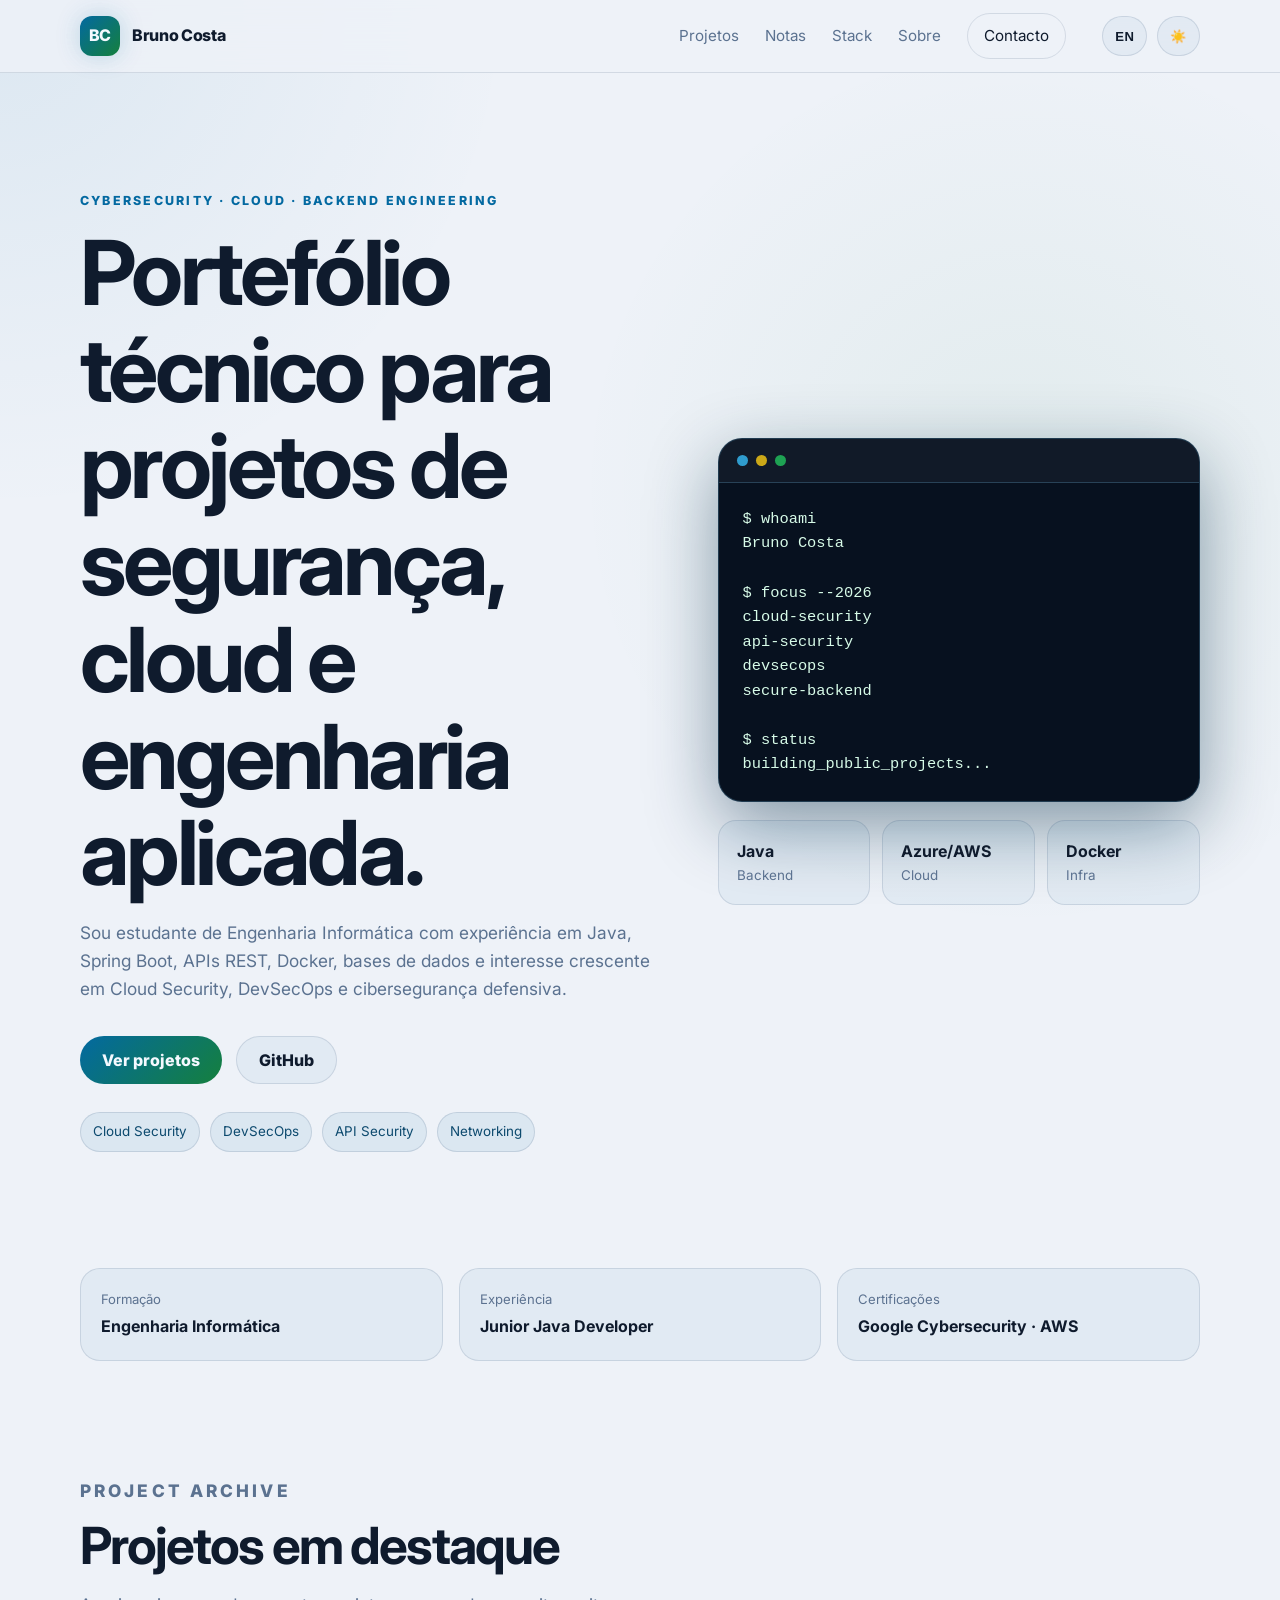
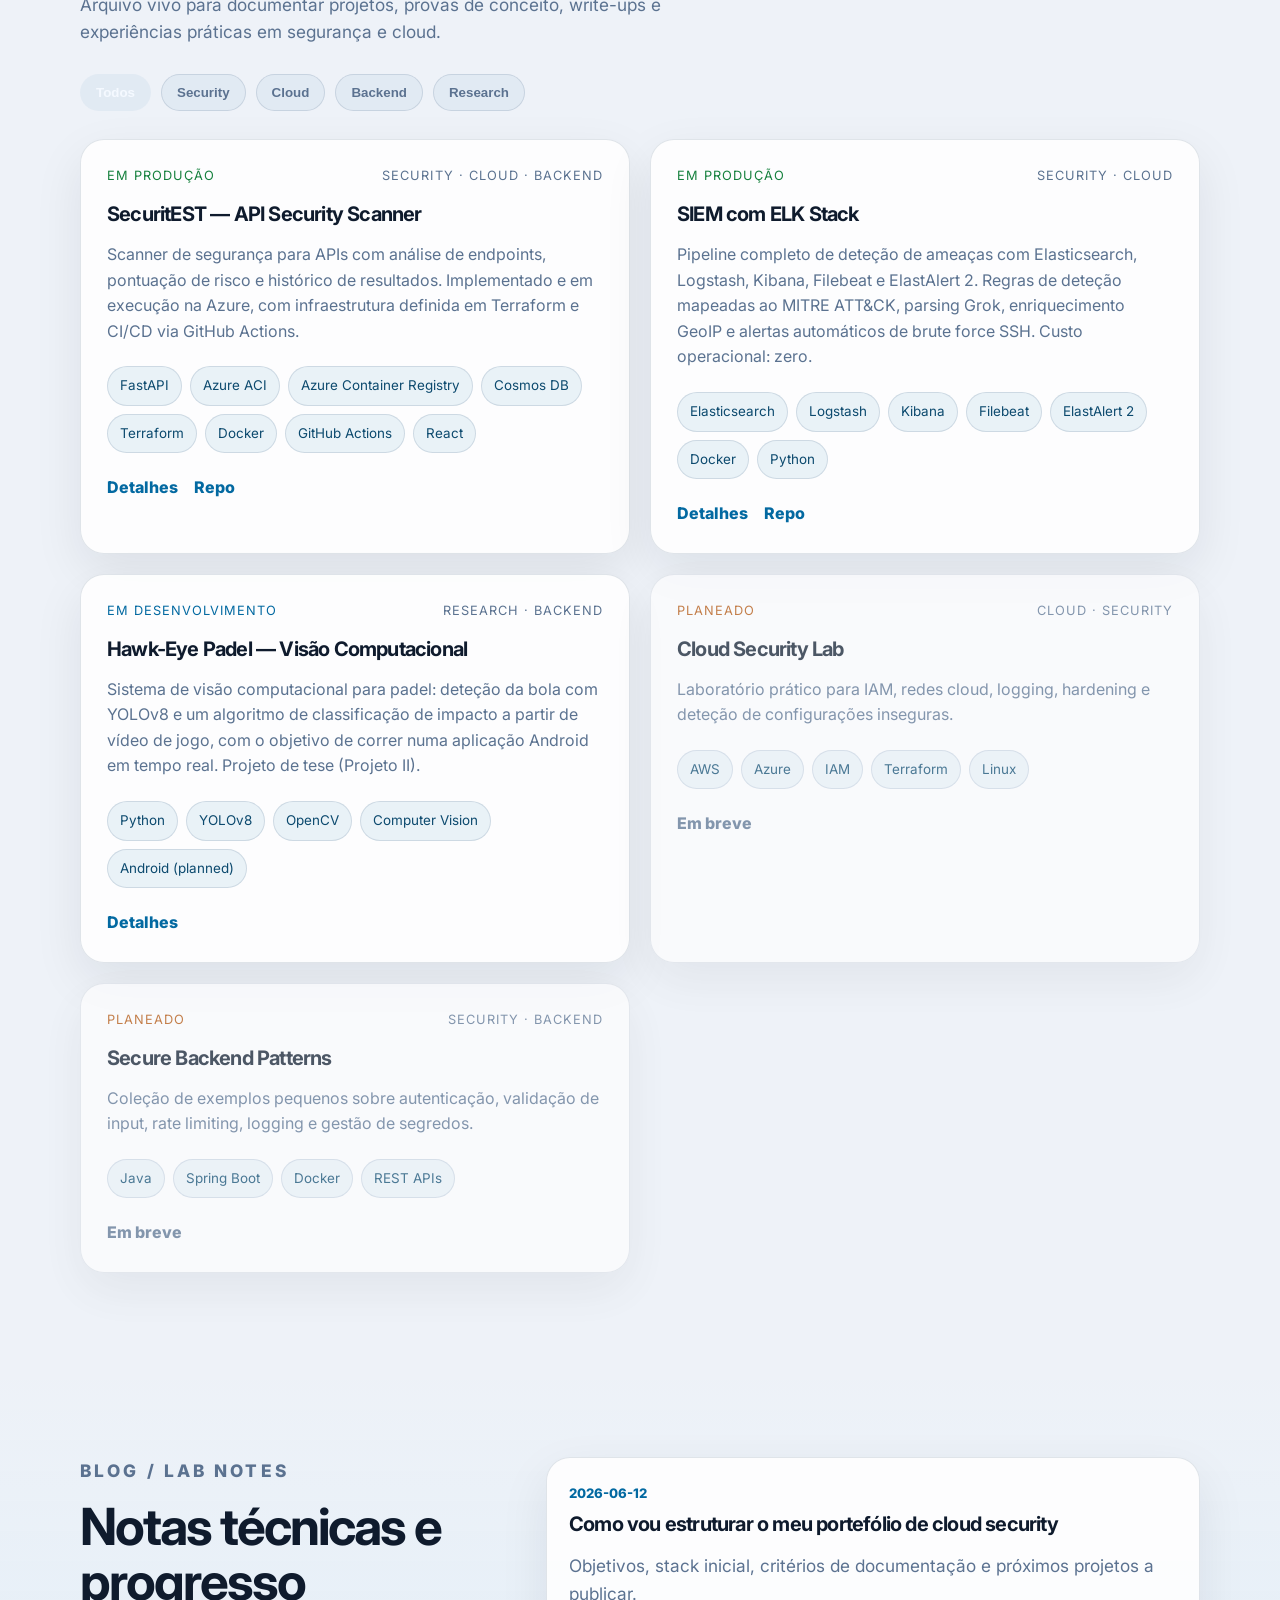
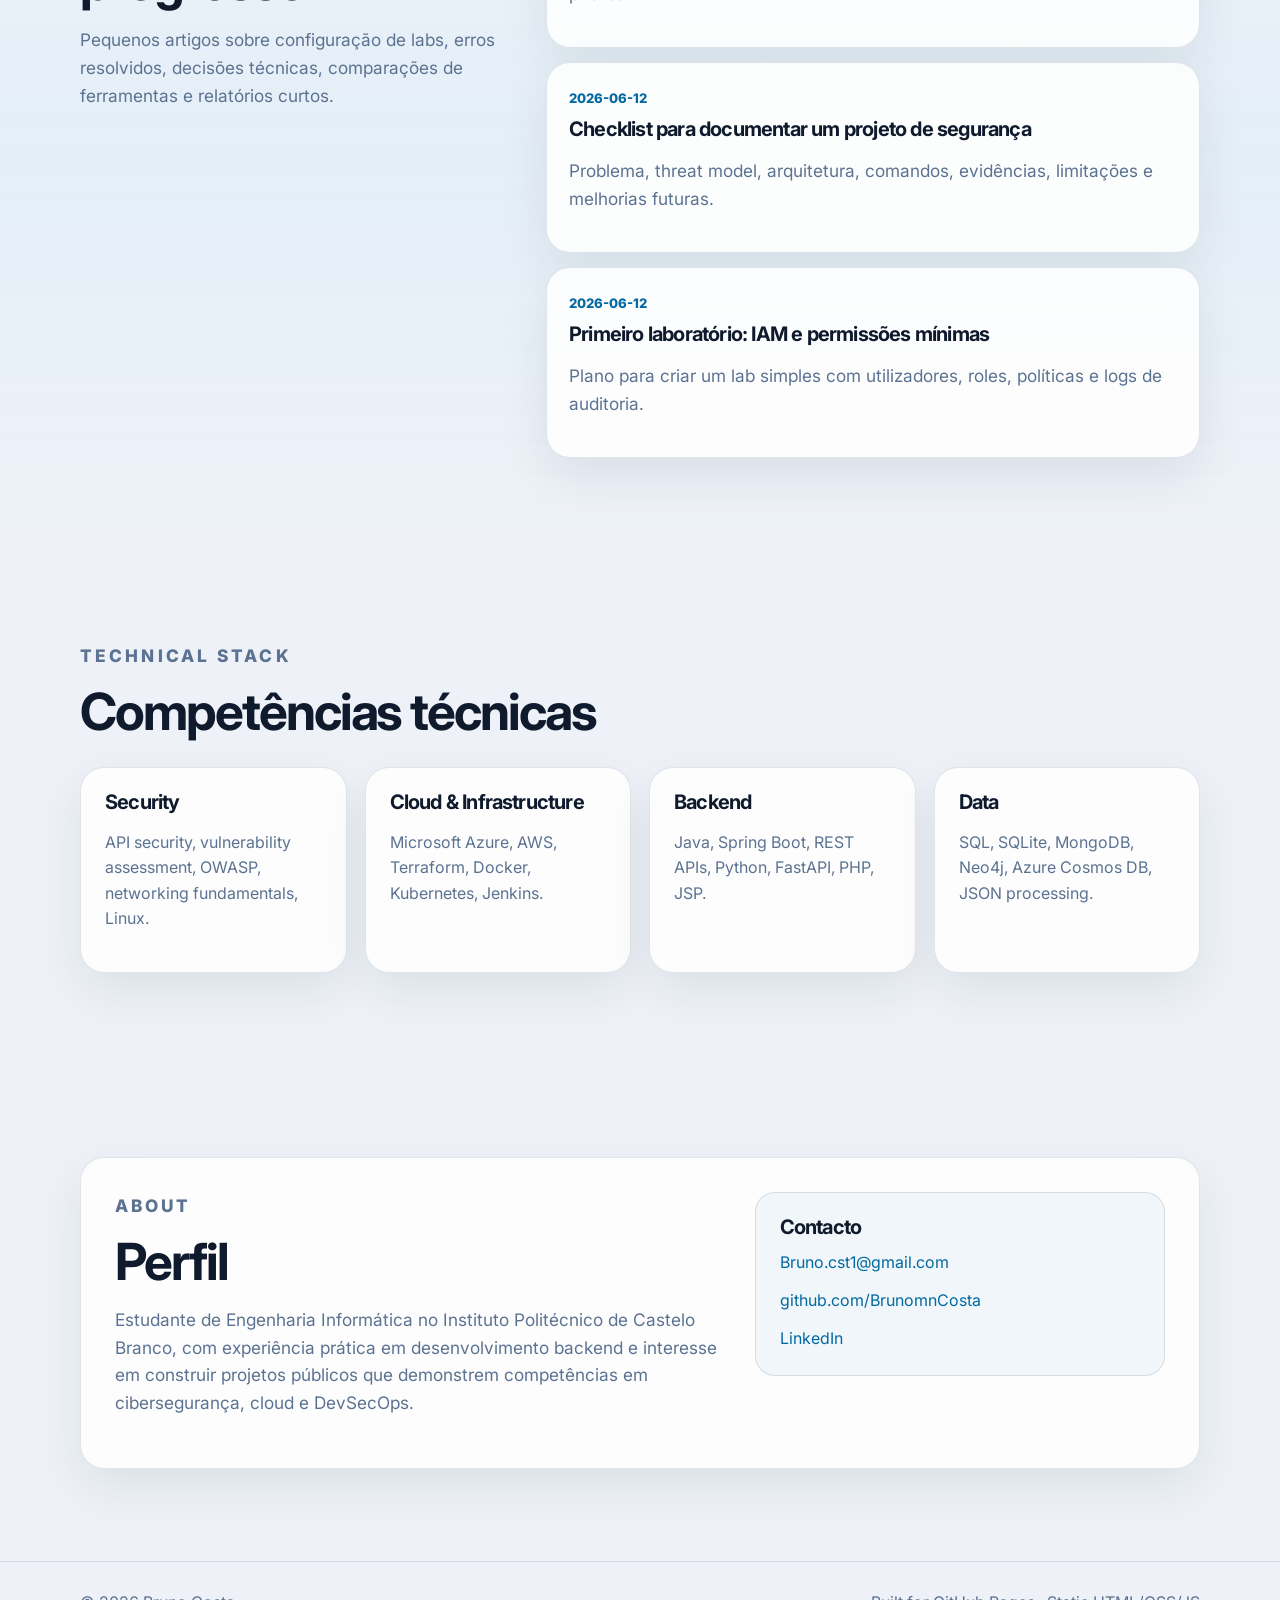
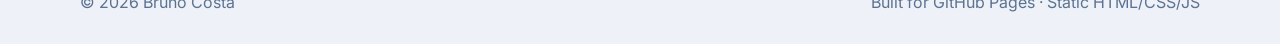
<file: index.html>
<!DOCTYPE html>
<html lang="pt-PT">
<head>
  <meta charset="UTF-8" />
  <meta name="viewport" content="width=device-width, initial-scale=1.0" />
  <meta name="description" content="Portefólio de Bruno Costa — projetos em cibersegurança, cloud security, backend e engenharia informática." />
  <meta name="theme-color" content="#07111f" />
  <title>Bruno Costa — Cybersecurity & Cloud Projects</title>
  <link rel="preconnect" href="https://fonts.googleapis.com">
  <link rel="preconnect" href="https://fonts.gstatic.com" crossorigin>
  <link href="https://fonts.googleapis.com/css2?family=Inter:wght@400;500;600;700;800&display=swap" rel="stylesheet">
  <script src="translations.js"></script>
  <script src="app.js"></script>
  <link rel="stylesheet" href="styles.css" />
</head>
<body>
  <div class="noise" aria-hidden="true"></div>
  <header class="site-header">
    <nav class="nav container" aria-label="Navegação principal" data-i18n-aria="nav_aria">
      <a class="brand" href="#top" aria-label="Início" data-i18n-aria="brand_aria">
        <span class="brand-mark">BC</span>
        <span>Bruno Costa</span>
      </a>
      <button class="nav-toggle" type="button" aria-label="Abrir menu" data-i18n-aria="nav_open" aria-expanded="false">☰</button>
      <div class="nav-links" id="navLinks">
        <a href="#projects" data-i18n="nav_projects">Projetos</a>
        <a href="#lab-notes" data-i18n="nav_notes">Notas</a>
        <a href="#skills" data-i18n="nav_skills">Stack</a>
        <a href="#about" data-i18n="nav_about">Sobre</a>
        <a class="nav-cta" href="mailto:Bruno.cst1@gmail.com" data-i18n="nav_contact">Contacto</a>
        <div class="nav-controls">
          <button class="icon-toggle" id="langToggle" type="button" data-i18n-aria="lang_toggle_label" aria-label="Mudar para inglês">
            <span class="lang-code">EN</span>
          </button>
          <button class="icon-toggle" id="themeToggle" type="button" data-i18n-aria="theme_toggle_label" aria-label="Alternar tema claro/escuro">
            <span class="moon">🌙</span><span class="sun">☀️</span>
          </button>
        </div>
      </div>
    </nav>
  </header>

  <main id="top">
    <section class="hero section">
      <div class="container hero-grid">
        <div class="hero-copy">
          <p class="eyebrow" data-i18n="hero_eyebrow">Cybersecurity · Cloud · Backend Engineering</p>
          <h1 data-i18n="hero_title">Portefólio técnico para projetos de segurança, cloud e engenharia aplicada.</h1>
          <p class="hero-text" data-i18n="hero_text">Sou estudante de Engenharia Informática com experiência em Java, Spring Boot, APIs REST, Docker, bases de dados e interesse crescente em Cloud Security, DevSecOps e cibersegurança defensiva.</p>
          <div class="hero-actions">
            <a class="btn primary" href="#projects" data-i18n="hero_cta_projects">Ver projetos</a>
            <a class="btn secondary" href="https://github.com/BrunomnCosta" target="_blank" rel="noreferrer" data-i18n="hero_cta_github">GitHub</a>
          </div>
          <div class="signal-row" aria-label="Áreas de foco">
            <span>Cloud Security</span>
            <span>DevSecOps</span>
            <span>API Security</span>
            <span>Networking</span>
          </div>
        </div>
        <aside class="hero-panel" aria-label="Resumo técnico">
          <div class="terminal-card">
            <div class="terminal-top"><span></span><span></span><span></span></div>
            <pre><code>$ whoami
Bruno Costa

$ focus --2026
cloud-security
api-security
devsecops
secure-backend

$ status
building_public_projects...</code></pre>
          </div>
          <div class="metrics">
            <div><strong>Java</strong><span>Backend</span></div>
            <div><strong>Azure/AWS</strong><span>Cloud</span></div>
            <div><strong>Docker</strong><span>Infra</span></div>
          </div>
        </aside>
      </div>
    </section>

    <section class="section trust-strip">
      <div class="container strip-grid">
        <div><span class="strip-label" data-i18n="strip_education_label">Formação</span><strong data-i18n="strip_education_value">Engenharia Informática</strong></div>
        <div><span class="strip-label" data-i18n="strip_experience_label">Experiência</span><strong data-i18n="strip_experience_value">Junior Java Developer</strong></div>
        <div><span class="strip-label" data-i18n="strip_certs_label">Certificações</span><strong data-i18n="strip_certs_value">Google Cybersecurity · AWS</strong></div>
      </div>
    </section>

    <section class="section" id="projects">
      <div class="container section-heading">
        <p class="eyebrow" data-i18n="projects_eyebrow">Project archive</p>
        <h2 data-i18n="projects_title">Projetos em destaque</h2>
        <p data-i18n="projects_intro">Arquivo vivo para documentar projetos, provas de conceito, write-ups e experiências práticas em segurança e cloud.</p>
      </div>
      <div class="container filters" role="list" aria-label="Filtros de projetos">
        <button class="filter active" data-filter="all" data-i18n="filter_all">Todos</button>
        <button class="filter" data-filter="security" data-i18n="filter_security">Security</button>
        <button class="filter" data-filter="cloud" data-i18n="filter_cloud">Cloud</button>
        <button class="filter" data-filter="backend" data-i18n="filter_backend">Backend</button>
        <button class="filter" data-filter="research" data-i18n="filter_research">Research</button>
      </div>
      <div class="container project-grid" id="projectGrid"></div>
    </section>

    <section class="section split-section" id="lab-notes">
      <div class="container split-grid">
        <div>
          <p class="eyebrow" data-i18n="notes_eyebrow">Blog / lab notes</p>
          <h2 data-i18n="notes_title">Notas técnicas e progresso</h2>
          <p data-i18n="notes_intro">Usa esta zona para publicar pequenos artigos: configuração de labs, erros resolvidos, decisões técnicas, comparações de ferramentas e relatórios curtos.</p>
        </div>
        <div class="note-list" id="noteList"></div>
      </div>
    </section>

    <section class="section" id="skills">
      <div class="container section-heading">
        <p class="eyebrow" data-i18n="skills_eyebrow">Technical stack</p>
        <h2 data-i18n="skills_title">Competências técnicas</h2>
      </div>
      <div class="container skills-grid">
        <article class="skill-card"><h3>Security</h3><p data-i18n="skill_security_text">API security, vulnerability assessment, OWASP, networking fundamentals, Linux.</p></article>
        <article class="skill-card"><h3>Cloud &amp; Infrastructure</h3><p data-i18n="skill_cloud_text">Microsoft Azure, AWS, Terraform, Docker, Kubernetes, Jenkins.</p></article>
        <article class="skill-card"><h3>Backend</h3><p data-i18n="skill_backend_text">Java, Spring Boot, REST APIs, Python, FastAPI, PHP, JSP.</p></article>
        <article class="skill-card"><h3>Data</h3><p data-i18n="skill_data_text">SQL, SQLite, MongoDB, Neo4j, Azure Cosmos DB, JSON processing.</p></article>
      </div>
    </section>

    <section class="section about" id="about">
      <div class="container about-card">
        <div>
          <p class="eyebrow" data-i18n="about_eyebrow">About</p>
          <h2 data-i18n="about_title">Perfil</h2>
          <p data-i18n="about_text">Estudante de Engenharia Informática no Instituto Politécnico de Castelo Branco, com experiência prática em desenvolvimento backend e interesse em construir projetos públicos que demonstrem competências em cibersegurança, cloud e DevSecOps.</p>
        </div>
        <div class="contact-card">
          <h3 data-i18n="contact_title">Contacto</h3>
          <a href="mailto:Bruno.cst1@gmail.com">Bruno.cst1@gmail.com</a>
          <a href="https://github.com/BrunomnCosta" target="_blank" rel="noreferrer">github.com/BrunomnCosta</a>
          <a id="linkedinLink" href="#" target="_blank" rel="noreferrer">LinkedIn</a>
        </div>
      </div>
    </section>
  </main>

  <footer class="footer">
    <div class="container footer-inner">
      <span>© <span id="year"></span> Bruno Costa</span>
      <span data-i18n="footer_built">Built for GitHub Pages · Static HTML/CSS/JS</span>
    </div>
  </footer>

  <script src="data.js"></script>
  <script src="script.js"></script>
</body>
</html>
</file>
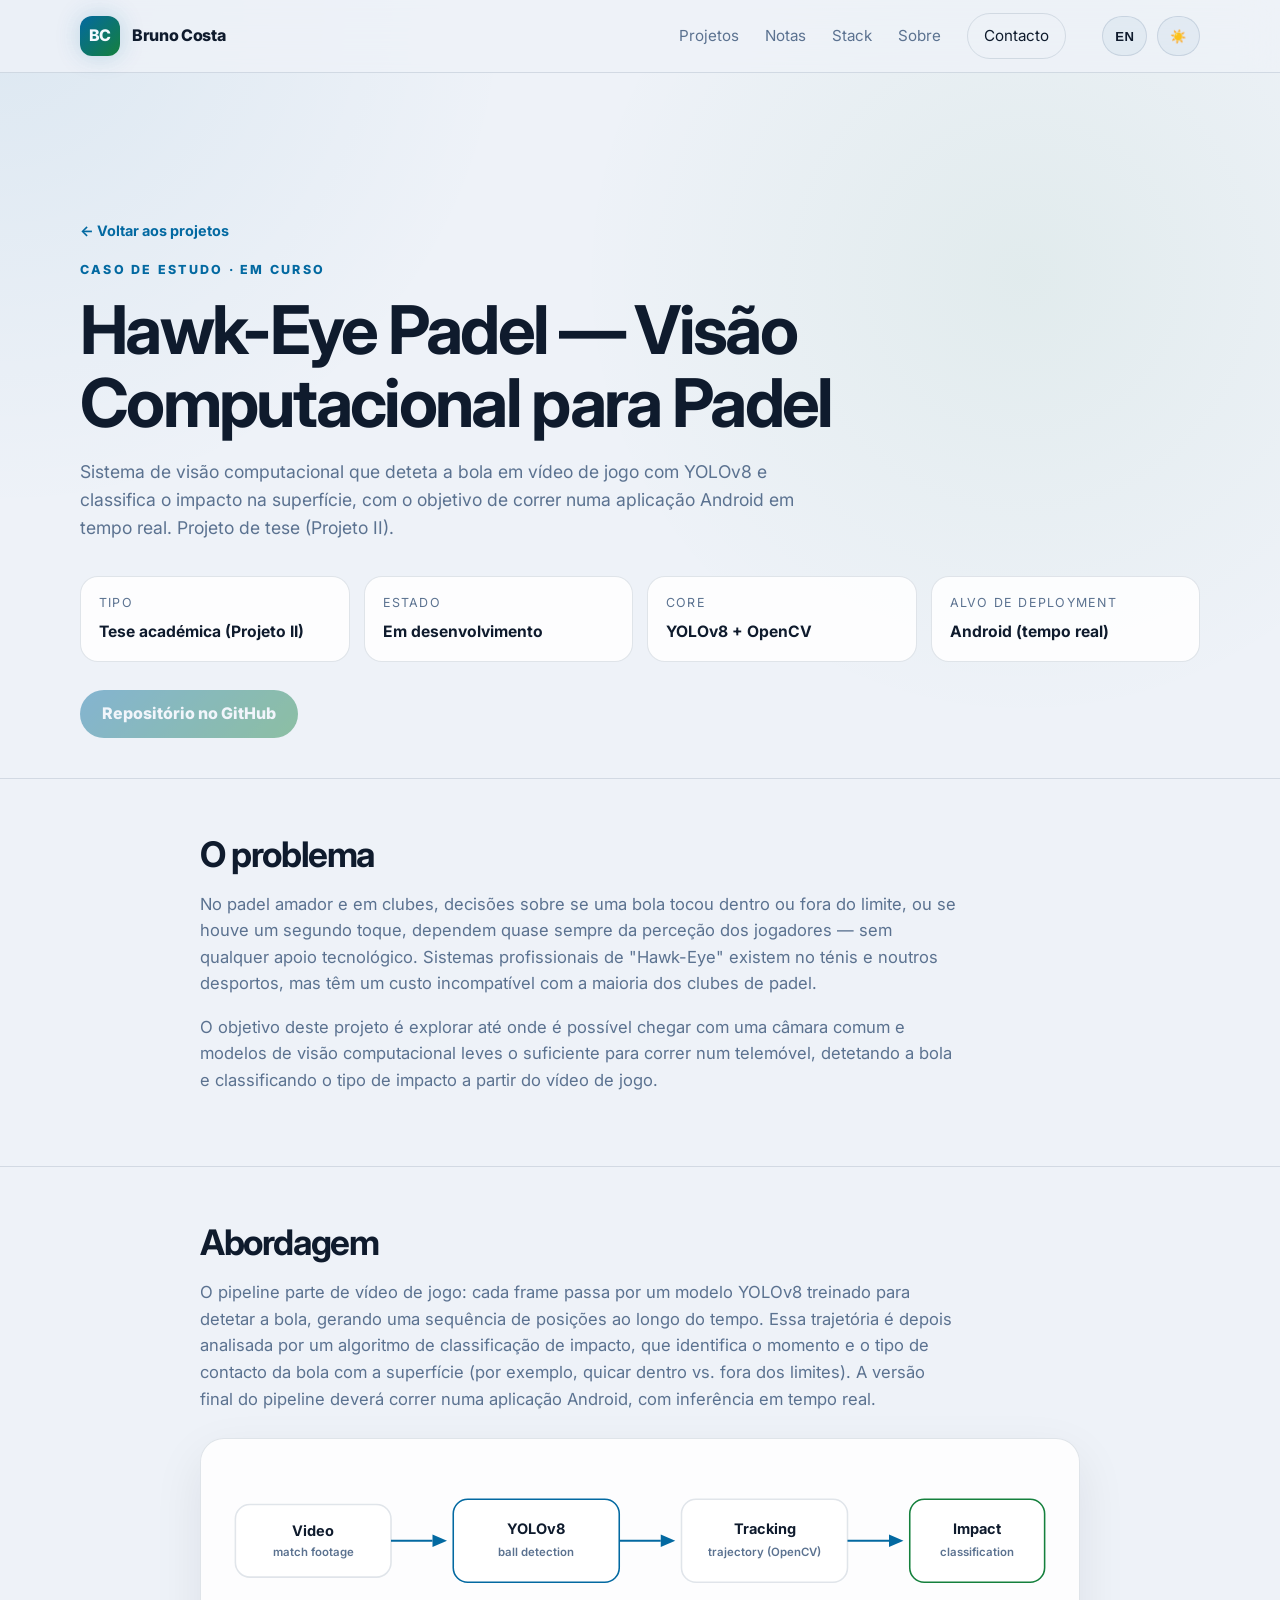
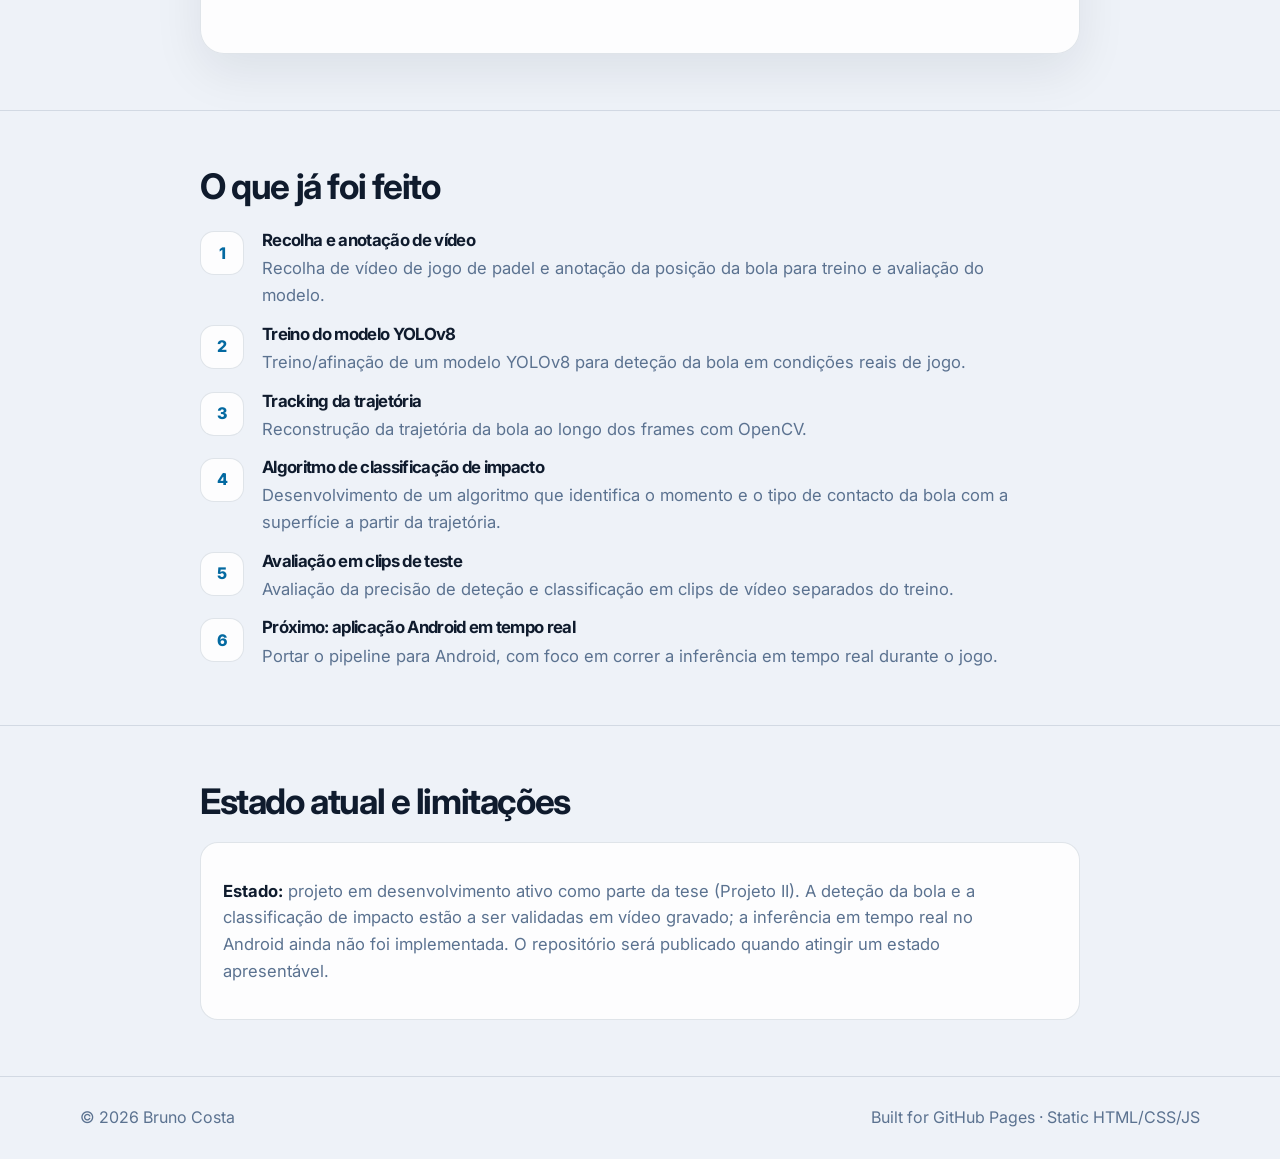
<file: projects/hawkeye-padel.html>
<!DOCTYPE html>
<html lang="pt-PT" data-theme="dark" data-lang="pt">
<head>
  <meta charset="utf-8" />
  <meta name="viewport" content="width=device-width, initial-scale=1" />
  <title>Hawk-Eye Padel — Bruno Costa</title>
  <meta name="theme-color" content="#07111f" />
  <link href="https://fonts.googleapis.com/css2?family=Inter:wght@400;500;600;700;800&display=swap" rel="stylesheet">
  <script src="../translations.js"></script>
  <script src="../app.js"></script>
  <link rel="stylesheet" href="../styles.css" />
</head>
<body>
  <div class="noise"></div>

  <header class="site-header">
    <nav class="nav container" aria-label="Navegação principal" data-i18n-aria="nav_aria">
      <a class="brand" href="../index.html" aria-label="Início" data-i18n-aria="brand_aria">
        <span class="brand-mark">BC</span>
        <span>Bruno Costa</span>
      </a>
      <button class="nav-toggle" type="button" aria-label="Abrir menu" data-i18n-aria="nav_open" aria-expanded="false">☰</button>
      <div class="nav-links" id="navLinks">
        <a href="../index.html#projects" data-i18n="nav_projects">Projetos</a>
        <a href="../index.html#lab-notes" data-i18n="nav_notes">Notas</a>
        <a href="../index.html#skills" data-i18n="nav_skills">Stack</a>
        <a href="../index.html#about" data-i18n="nav_about">Sobre</a>
        <a class="nav-cta" href="mailto:Bruno.cst1@gmail.com" data-i18n="nav_contact">Contacto</a>
        <div class="nav-controls">
          <button class="icon-toggle" id="langToggle" type="button" data-i18n-aria="lang_toggle_label" aria-label="Mudar para inglês">
            <span class="lang-code">EN</span>
          </button>
          <button class="icon-toggle" id="themeToggle" type="button" data-i18n-aria="theme_toggle_label" aria-label="Alternar tema claro/escuro">
            <span class="moon">🌙</span><span class="sun">☀️</span>
          </button>
        </div>
      </div>
    </nav>
  </header>

  <main>
    <section class="case-hero container">
      <p class="breadcrumb"><a href="../index.html#projects" data-i18n="back_to_projects">← Voltar aos projetos</a></p>

      <p class="case-tagline" data-lang-block="pt">Caso de estudo · Em curso</p>
      <p class="case-tagline" data-lang-block="en">Case study · In progress</p>

      <h1 data-lang-block="pt">Hawk-Eye Padel — Visão Computacional para Padel</h1>
      <h1 data-lang-block="en">Hawk-Eye Padel — Computer Vision for Padel</h1>

      <p class="case-lede" data-lang-block="pt">Sistema de visão computacional que deteta a bola em vídeo de jogo com YOLOv8 e classifica o impacto na superfície, com o objetivo de correr numa aplicação Android em tempo real. Projeto de tese (Projeto II).</p>
      <p class="case-lede" data-lang-block="en">A computer-vision system that detects the ball in match footage with YOLOv8 and classifies its impact on the court surface, aimed at running in a real-time Android app. Final-year thesis project (Projeto II).</p>

      <div class="case-meta-grid">
        <div>
          <span data-lang-block="pt">Tipo</span><span data-lang-block="en">Type</span>
          <strong data-lang-block="pt">Tese académica (Projeto II)</strong><strong data-lang-block="en">Academic thesis (Projeto II)</strong>
        </div>
        <div>
          <span data-lang-block="pt">Estado</span><span data-lang-block="en">Status</span>
          <strong data-lang-block="pt">Em desenvolvimento</strong><strong data-lang-block="en">In progress</strong>
        </div>
        <div>
          <span data-lang-block="pt">Core</span><span data-lang-block="en">Core</span>
          <strong>YOLOv8 + OpenCV</strong>
        </div>
        <div>
          <span data-lang-block="pt">Alvo de deployment</span><span data-lang-block="en">Deployment target</span>
          <strong data-lang-block="pt">Android (tempo real)</strong><strong data-lang-block="en">Android (real time)</strong>
        </div>
      </div>

      <div class="case-links">
        <a class="btn primary disabled" id="repoLink" target="_blank" rel="noreferrer">
          <span data-lang-block="pt">Repositório no GitHub</span><span data-lang-block="en">GitHub repository</span>
        </a>
      </div>
    </section>

    <section class="case-section">
      <div class="container">
        <h2 data-lang-block="pt">O problema</h2>
        <h2 data-lang-block="en">The problem</h2>

        <p data-lang-block="pt">No padel amador e em clubes, decisões sobre se uma bola tocou dentro ou fora do limite, ou se houve um segundo toque, dependem quase sempre da perceção dos jogadores — sem qualquer apoio tecnológico. Sistemas profissionais de "Hawk-Eye" existem no ténis e noutros desportos, mas têm um custo incompatível com a maioria dos clubes de padel.</p>
        <p data-lang-block="pt">O objetivo deste projeto é explorar até onde é possível chegar com uma câmara comum e modelos de visão computacional leves o suficiente para correr num telemóvel, detetando a bola e classificando o tipo de impacto a partir do vídeo de jogo.</p>

        <p data-lang-block="en">In amateur and club-level padel, calls about whether a ball landed in or out, or whether a double bounce occurred, almost always rely on player perception alone, with no technological support. Professional "Hawk-Eye" systems exist in tennis and other sports, but at a cost most padel clubs can't justify.</p>
        <p data-lang-block="en">This project explores how far a regular camera and computer-vision models light enough to run on a phone can go in detecting the ball and classifying impact type from match footage.</p>
      </div>
    </section>

    <section class="case-section">
      <div class="container">
        <h2 data-lang-block="pt">Abordagem</h2>
        <h2 data-lang-block="en">Approach</h2>

        <p data-lang-block="pt">O pipeline parte de vídeo de jogo: cada frame passa por um modelo YOLOv8 treinado para detetar a bola, gerando uma sequência de posições ao longo do tempo. Essa trajetória é depois analisada por um algoritmo de classificação de impacto, que identifica o momento e o tipo de contacto da bola com a superfície (por exemplo, quicar dentro vs. fora dos limites). A versão final do pipeline deverá correr numa aplicação Android, com inferência em tempo real.</p>

        <p data-lang-block="en">The pipeline starts from match video: each frame goes through a YOLOv8 model trained to detect the ball, producing a sequence of positions over time. That trajectory is then analysed by an impact-classification algorithm, which identifies when and how the ball contacts the surface (e.g. bouncing in vs. out of bounds). The final pipeline is intended to run inside an Android app with real-time inference.</p>

        <div class="diagram-card">
          <svg viewBox="0 0 800 160" xmlns="http://www.w3.org/2000/svg" role="img" aria-label="Pipeline: match video, YOLOv8 ball detection, trajectory tracking, impact classification, result.">
            <g style="font-size:14px; font-weight:700;" text-anchor="middle">
              <rect x="10" y="40" width="150" height="70" rx="14" style="fill:var(--panel-solid); stroke:var(--line);" stroke-width="1.5"/>
              <text x="85" y="70" style="fill:var(--text)">Video</text>
              <text x="85" y="90" style="fill:var(--muted); font-size:11px; font-weight:600;">match footage</text>

              <line x1="160" y1="75" x2="200" y2="75" style="stroke:var(--accent);" stroke-width="2"/>
              <polygon points="200,69 214,75 200,81" style="fill:var(--accent)"/>

              <rect x="220" y="35" width="160" height="80" rx="14" style="fill:var(--panel-solid); stroke:var(--accent);" stroke-width="1.5"/>
              <text x="300" y="68" style="fill:var(--text)">YOLOv8</text>
              <text x="300" y="90" style="fill:var(--muted); font-size:11px; font-weight:600;">ball detection</text>

              <line x1="380" y1="75" x2="420" y2="75" style="stroke:var(--accent);" stroke-width="2"/>
              <polygon points="420,69 434,75 420,81" style="fill:var(--accent)"/>

              <rect x="440" y="35" width="160" height="80" rx="14" style="fill:var(--panel-solid); stroke:var(--line);" stroke-width="1.5"/>
              <text x="520" y="68" style="fill:var(--text)">Tracking</text>
              <text x="520" y="90" style="fill:var(--muted); font-size:11px; font-weight:600;">trajectory (OpenCV)</text>

              <line x1="600" y1="75" x2="640" y2="75" style="stroke:var(--accent);" stroke-width="2"/>
              <polygon points="640,69 654,75 640,81" style="fill:var(--accent)"/>

              <rect x="660" y="35" width="130" height="80" rx="14" style="fill:var(--panel-solid); stroke:var(--accent-2);" stroke-width="1.5"/>
              <text x="725" y="68" style="fill:var(--text)">Impact</text>
              <text x="725" y="90" style="fill:var(--muted); font-size:11px; font-weight:600;">classification</text>
            </g>
          </svg>
        </div>
      </div>
    </section>

    <section class="case-section">
      <div class="container">
        <h2 data-lang-block="pt">O que já foi feito</h2>
        <h2 data-lang-block="en">Work done so far</h2>

        <ol class="steps-list">
          <li>
            <span class="step-index">1</span>
            <div>
              <h3 data-lang-block="pt">Recolha e anotação de vídeo</h3>
              <h3 data-lang-block="en">Footage collection &amp; annotation</h3>
              <p data-lang-block="pt">Recolha de vídeo de jogo de padel e anotação da posição da bola para treino e avaliação do modelo.</p>
              <p data-lang-block="en">Collected padel match footage and annotated ball positions for model training and evaluation.</p>
            </div>
          </li>
          <li>
            <span class="step-index">2</span>
            <div>
              <h3 data-lang-block="pt">Treino do modelo YOLOv8</h3>
              <h3 data-lang-block="en">YOLOv8 model training</h3>
              <p data-lang-block="pt">Treino/afinação de um modelo YOLOv8 para deteção da bola em condições reais de jogo.</p>
              <p data-lang-block="en">Trained/fine-tuned a YOLOv8 model to detect the ball under real match conditions.</p>
            </div>
          </li>
          <li>
            <span class="step-index">3</span>
            <div>
              <h3 data-lang-block="pt">Tracking da trajetória</h3>
              <h3 data-lang-block="en">Trajectory tracking</h3>
              <p data-lang-block="pt">Reconstrução da trajetória da bola ao longo dos frames com OpenCV.</p>
              <p data-lang-block="en">Reconstructed the ball's trajectory across frames using OpenCV.</p>
            </div>
          </li>
          <li>
            <span class="step-index">4</span>
            <div>
              <h3 data-lang-block="pt">Algoritmo de classificação de impacto</h3>
              <h3 data-lang-block="en">Impact-classification algorithm</h3>
              <p data-lang-block="pt">Desenvolvimento de um algoritmo que identifica o momento e o tipo de contacto da bola com a superfície a partir da trajetória.</p>
              <p data-lang-block="en">Developed an algorithm that identifies the moment and type of ball-surface contact from the tracked trajectory.</p>
            </div>
          </li>
          <li>
            <span class="step-index">5</span>
            <div>
              <h3 data-lang-block="pt">Avaliação em clips de teste</h3>
              <h3 data-lang-block="en">Evaluation on test clips</h3>
              <p data-lang-block="pt">Avaliação da precisão de deteção e classificação em clips de vídeo separados do treino.</p>
              <p data-lang-block="en">Evaluating detection and classification accuracy on video clips held out from training.</p>
            </div>
          </li>
          <li>
            <span class="step-index">6</span>
            <div>
              <h3 data-lang-block="pt">Próximo: aplicação Android em tempo real</h3>
              <h3 data-lang-block="en">Next: real-time Android app</h3>
              <p data-lang-block="pt">Portar o pipeline para Android, com foco em correr a inferência em tempo real durante o jogo.</p>
              <p data-lang-block="en">Port the pipeline to Android, focused on running inference in real time during play.</p>
            </div>
          </li>
        </ol>
      </div>
    </section>

    <section class="case-section">
      <div class="container">
        <h2 data-lang-block="pt">Estado atual e limitações</h2>
        <h2 data-lang-block="en">Current status &amp; limitations</h2>

        <div class="case-callout">
          <p data-lang-block="pt"><strong>Estado:</strong> projeto em desenvolvimento ativo como parte da tese (Projeto II). A deteção da bola e a classificação de impacto estão a ser validadas em vídeo gravado; a inferência em tempo real no Android ainda não foi implementada. O repositório será publicado quando atingir um estado apresentável.</p>
          <p data-lang-block="en"><strong>Status:</strong> actively in development as part of the thesis (Projeto II). Ball detection and impact classification are being validated on recorded footage; real-time inference on Android hasn't been implemented yet. The repository will be published once it reaches a presentable state.</p>
        </div>
      </div>
    </section>
  </main>

  <footer class="footer">
    <div class="container footer-inner">
      <span>© <span id="year"></span> Bruno Costa</span>
      <span data-i18n="footer_built">Built for GitHub Pages · Static HTML/CSS/JS</span>
    </div>
  </footer>

  <script src="../data.js"></script>
  <script>
    document.querySelector('#year').textContent = new Date().getFullYear();

    document.querySelector('.nav-toggle').addEventListener('click', () => {
      const navLinks = document.querySelector('#navLinks');
      const isOpen = navLinks.classList.toggle('open');
      document.querySelector('.nav-toggle').setAttribute('aria-expanded', String(isOpen));
    });

    const repoLink = document.querySelector('#repoLink');
    if (SITE_LINKS.hawkeye.repo) {
      repoLink.href = SITE_LINKS.hawkeye.repo;
      repoLink.classList.remove('disabled');
    }
  </script>
</body>
</html>
</file>
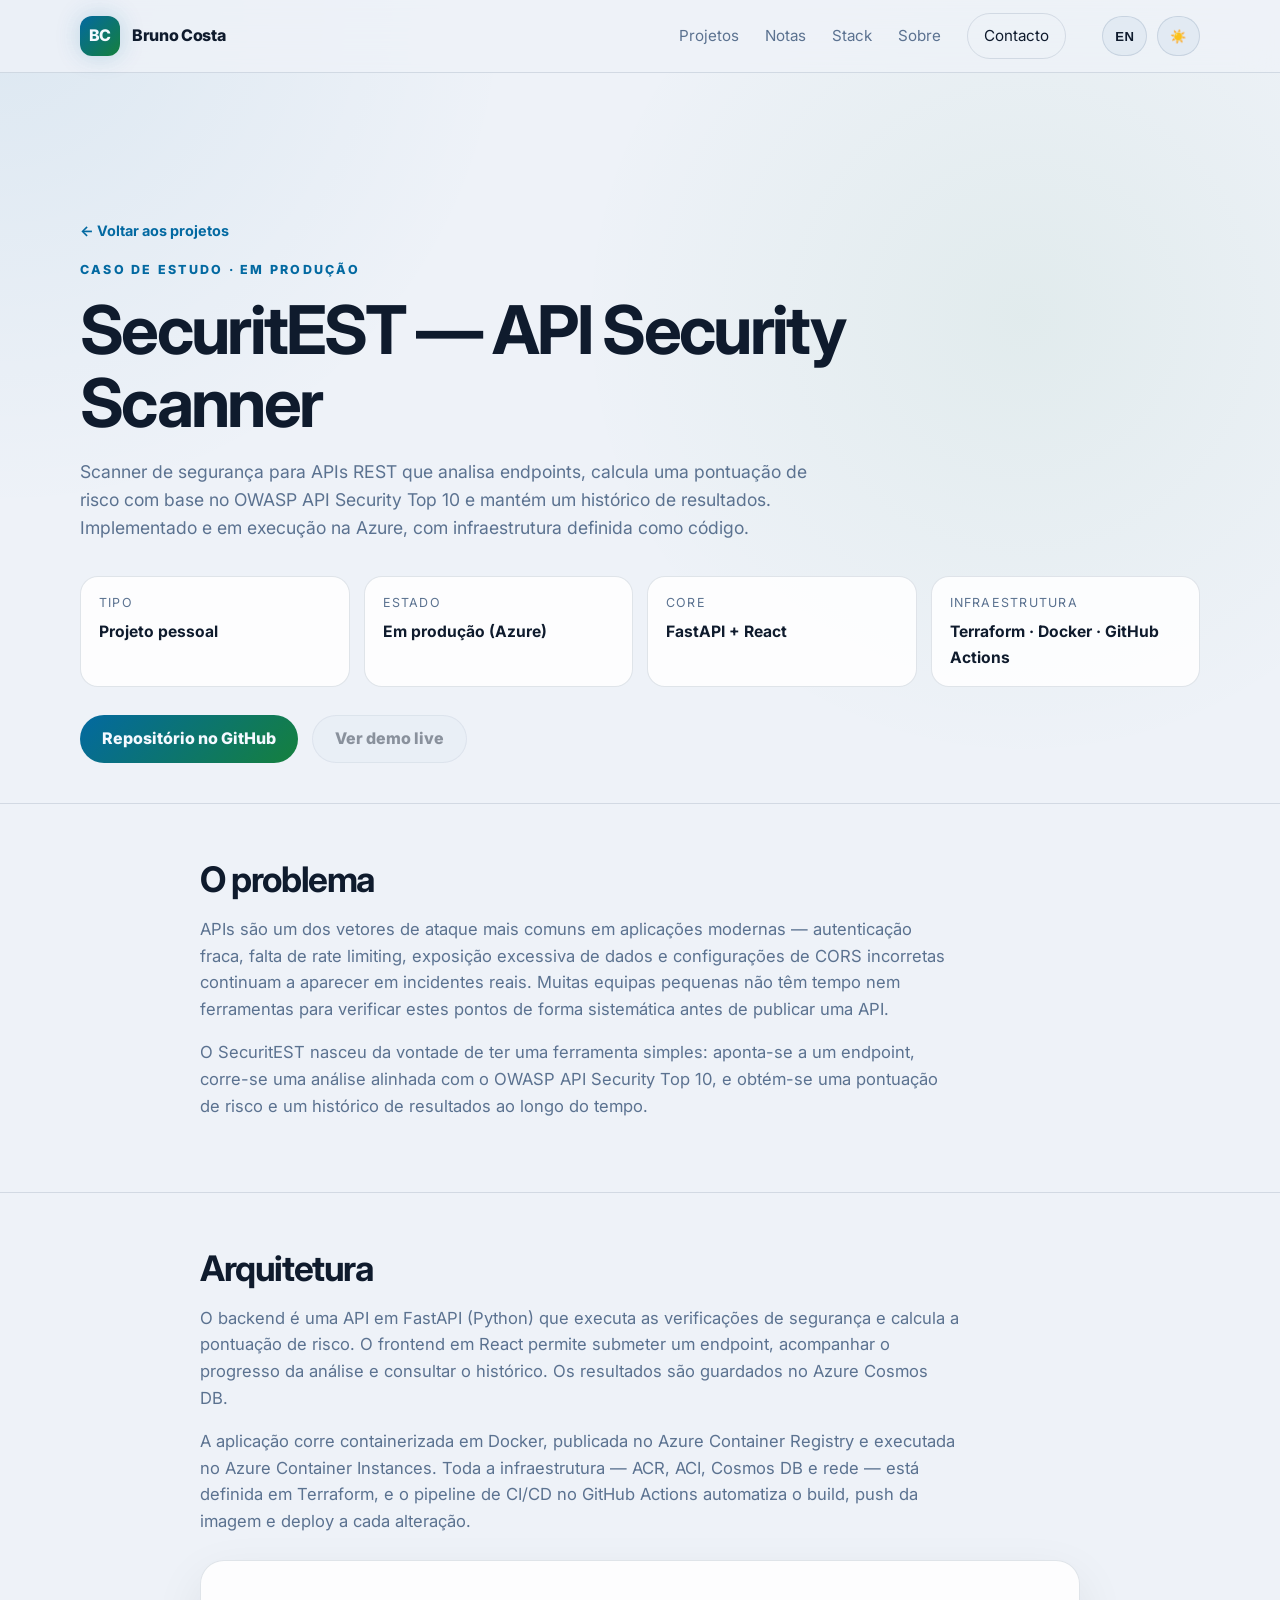
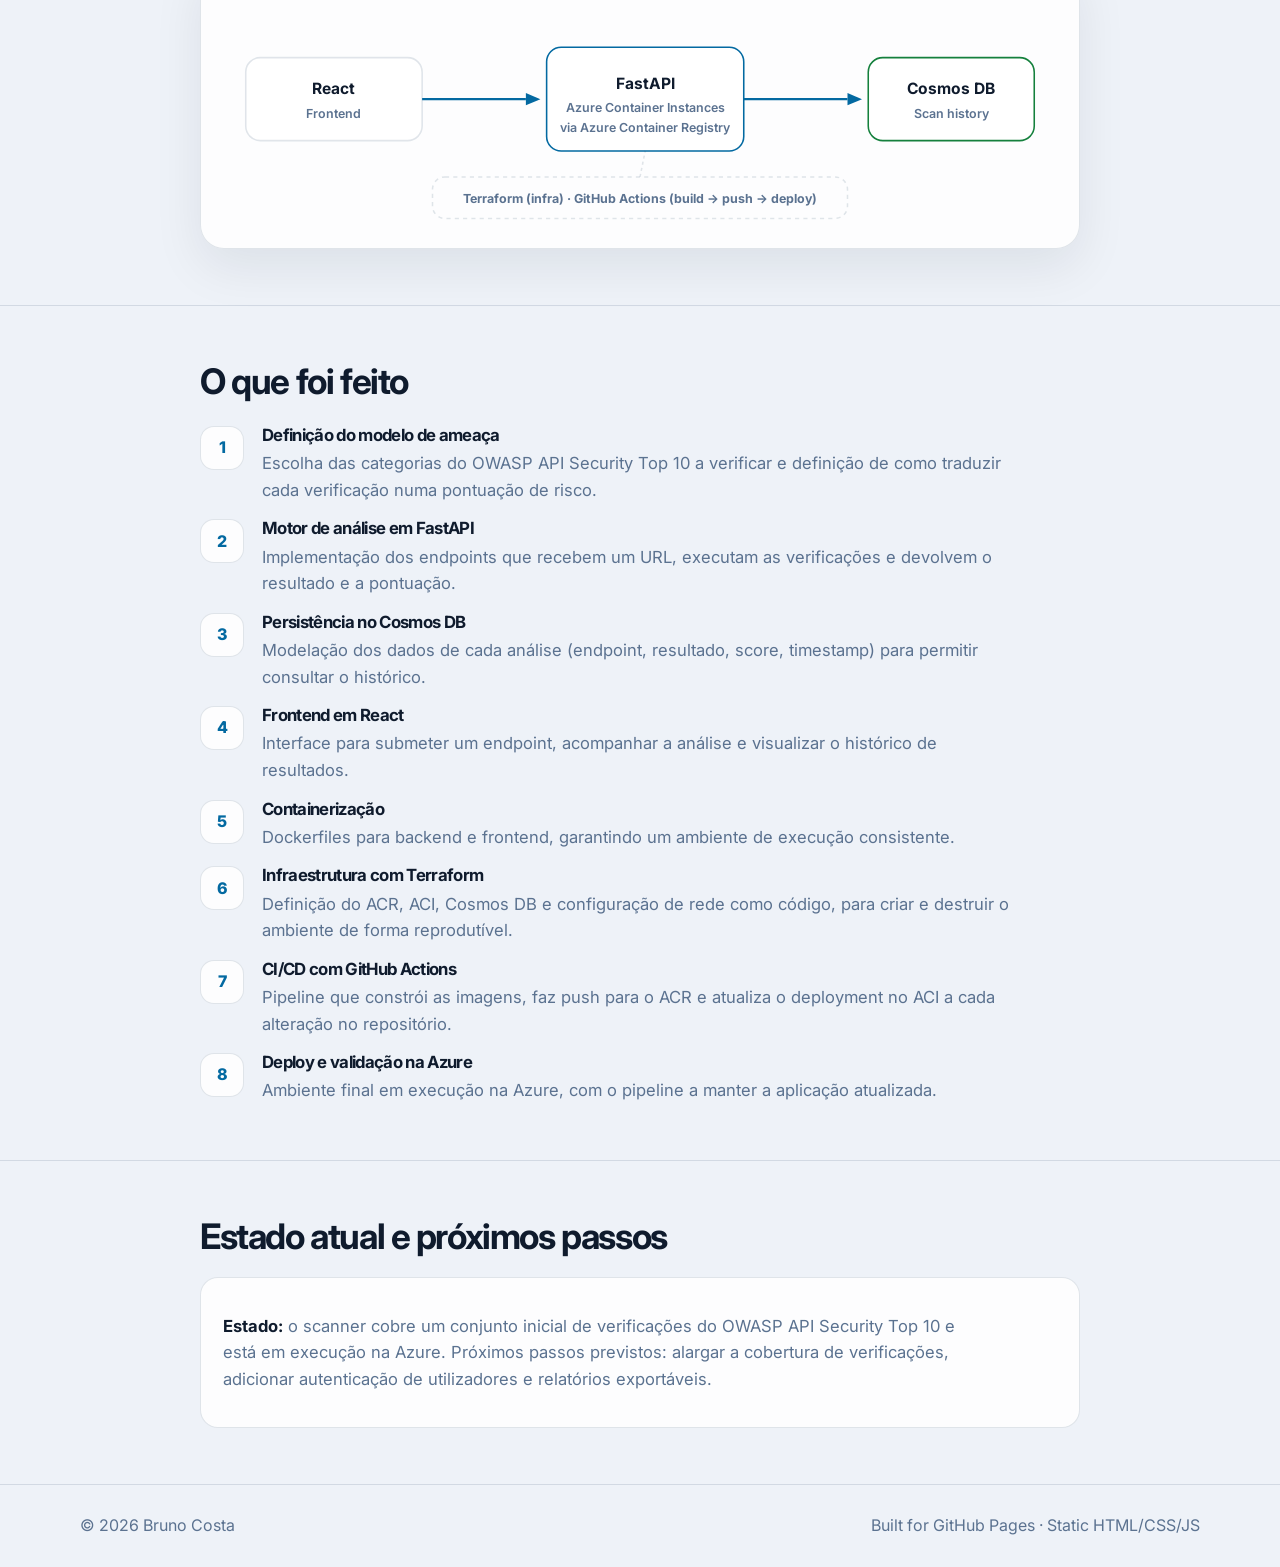
<file: projects/securitest.html>
<!DOCTYPE html>
<html lang="pt-PT" data-theme="dark" data-lang="pt">
<head>
  <meta charset="utf-8" />
  <meta name="viewport" content="width=device-width, initial-scale=1" />
  <title>SecuritEST — Bruno Costa</title>
  <meta name="theme-color" content="#07111f" />
  <link href="https://fonts.googleapis.com/css2?family=Inter:wght@400;500;600;700;800&display=swap" rel="stylesheet">
  <script src="../translations.js"></script>
  <script src="../app.js"></script>
  <link rel="stylesheet" href="../styles.css" />
</head>
<body>
  <div class="noise"></div>

  <header class="site-header">
    <nav class="nav container" aria-label="Navegação principal" data-i18n-aria="nav_aria">
      <a class="brand" href="../index.html" aria-label="Início" data-i18n-aria="brand_aria">
        <span class="brand-mark">BC</span>
        <span>Bruno Costa</span>
      </a>
      <button class="nav-toggle" type="button" aria-label="Abrir menu" data-i18n-aria="nav_open" aria-expanded="false">☰</button>
      <div class="nav-links" id="navLinks">
        <a href="../index.html#projects" data-i18n="nav_projects">Projetos</a>
        <a href="../index.html#lab-notes" data-i18n="nav_notes">Notas</a>
        <a href="../index.html#skills" data-i18n="nav_skills">Stack</a>
        <a href="../index.html#about" data-i18n="nav_about">Sobre</a>
        <a class="nav-cta" href="mailto:Bruno.cst1@gmail.com" data-i18n="nav_contact">Contacto</a>
        <div class="nav-controls">
          <button class="icon-toggle" id="langToggle" type="button" data-i18n-aria="lang_toggle_label" aria-label="Mudar para inglês">
            <span class="lang-code">EN</span>
          </button>
          <button class="icon-toggle" id="themeToggle" type="button" data-i18n-aria="theme_toggle_label" aria-label="Alternar tema claro/escuro">
            <span class="moon">🌙</span><span class="sun">☀️</span>
          </button>
        </div>
      </div>
    </nav>
  </header>

  <main>
    <section class="case-hero container">
      <p class="breadcrumb"><a href="../index.html#projects" data-i18n="back_to_projects">← Voltar aos projetos</a></p>

      <p class="case-tagline" data-lang-block="pt">Caso de estudo · Em produção</p>
      <p class="case-tagline" data-lang-block="en">Case study · Live</p>

      <h1>SecuritEST — API Security Scanner</h1>

      <p class="case-lede" data-lang-block="pt">Scanner de segurança para APIs REST que analisa endpoints, calcula uma pontuação de risco com base no OWASP API Security Top 10 e mantém um histórico de resultados. Implementado e em execução na Azure, com infraestrutura definida como código.</p>
      <p class="case-lede" data-lang-block="en">A security scanner for REST APIs that analyses endpoints, scores risk against the OWASP API Security Top 10, and keeps a history of results. Deployed and running on Azure, with infrastructure defined as code.</p>

      <div class="case-meta-grid">
        <div>
          <span data-lang-block="pt">Tipo</span><span data-lang-block="en">Type</span>
          <strong data-lang-block="pt">Projeto pessoal</strong><strong data-lang-block="en">Personal project</strong>
        </div>
        <div>
          <span data-lang-block="pt">Estado</span><span data-lang-block="en">Status</span>
          <strong data-lang-block="pt">Em produção (Azure)</strong><strong data-lang-block="en">Live on Azure</strong>
        </div>
        <div>
          <span data-lang-block="pt">Core</span><span data-lang-block="en">Core</span>
          <strong>FastAPI + React</strong>
        </div>
        <div>
          <span data-lang-block="pt">Infraestrutura</span><span data-lang-block="en">Infrastructure</span>
          <strong>Terraform · Docker · GitHub Actions</strong>
        </div>
      </div>

      <div class="case-links">
        <a class="btn primary disabled" id="repoLink" target="_blank" rel="noreferrer">
          <span data-lang-block="pt">Repositório no GitHub</span><span data-lang-block="en">GitHub repository</span>
        </a>
        <a class="btn secondary disabled" id="demoLink" target="_blank" rel="noreferrer">
          <span data-lang-block="pt">Ver demo live</span><span data-lang-block="en">View live demo</span>
        </a>
      </div>
    </section>

    <section class="case-section">
      <div class="container">
        <h2 data-lang-block="pt">O problema</h2>
        <h2 data-lang-block="en">The problem</h2>

        <p data-lang-block="pt">APIs são um dos vetores de ataque mais comuns em aplicações modernas — autenticação fraca, falta de rate limiting, exposição excessiva de dados e configurações de CORS incorretas continuam a aparecer em incidentes reais. Muitas equipas pequenas não têm tempo nem ferramentas para verificar estes pontos de forma sistemática antes de publicar uma API.</p>
        <p data-lang-block="pt">O SecuritEST nasceu da vontade de ter uma ferramenta simples: aponta-se a um endpoint, corre-se uma análise alinhada com o OWASP API Security Top 10, e obtém-se uma pontuação de risco e um histórico de resultados ao longo do tempo.</p>

        <p data-lang-block="en">APIs remain one of the most common attack surfaces in modern applications — weak authentication, missing rate limiting, excessive data exposure, and misconfigured CORS keep showing up in real incidents. Many small teams don't have the time or tooling to check for these issues systematically before shipping an API.</p>
        <p data-lang-block="en">SecuritEST was built to be a simple tool for that: point it at an endpoint, run a check aligned with the OWASP API Security Top 10, and get back a risk score plus a history of results over time.</p>
      </div>
    </section>

    <section class="case-section">
      <div class="container">
        <h2 data-lang-block="pt">Arquitetura</h2>
        <h2 data-lang-block="en">Architecture</h2>

        <p data-lang-block="pt">O backend é uma API em FastAPI (Python) que executa as verificações de segurança e calcula a pontuação de risco. O frontend em React permite submeter um endpoint, acompanhar o progresso da análise e consultar o histórico. Os resultados são guardados no Azure Cosmos DB.</p>
        <p data-lang-block="pt">A aplicação corre containerizada em Docker, publicada no Azure Container Registry e executada no Azure Container Instances. Toda a infraestrutura — ACR, ACI, Cosmos DB e rede — está definida em Terraform, e o pipeline de CI/CD no GitHub Actions automatiza o build, push da imagem e deploy a cada alteração.</p>

        <p data-lang-block="en">The backend is a FastAPI (Python) service that runs the security checks and computes the risk score. The React frontend lets you submit an endpoint, follow the scan progress, and browse the history. Results are stored in Azure Cosmos DB.</p>
        <p data-lang-block="en">The app runs containerized with Docker, published to Azure Container Registry, and executed on Azure Container Instances. All infrastructure — ACR, ACI, Cosmos DB, and networking — is defined in Terraform, and a GitHub Actions pipeline automates the build, image push, and deploy on every change.</p>

        <div class="diagram-card">
          <svg viewBox="0 0 800 230" xmlns="http://www.w3.org/2000/svg" role="img" aria-label="Architecture diagram: React frontend, FastAPI on Azure Container Instances, Cosmos DB, provisioned and deployed via Terraform and GitHub Actions.">
            <g style="font-size:15px; font-weight:700;" text-anchor="middle">
              <!-- React -->
              <rect x="20" y="70" width="170" height="80" rx="14" style="fill:var(--panel-solid); stroke:var(--line);" stroke-width="1.5"/>
              <text x="105" y="105" style="fill:var(--text)">React</text>
              <text x="105" y="128" style="fill:var(--muted); font-size:12px; font-weight:600;">Frontend</text>

              <!-- Arrow 1 -->
              <line x1="190" y1="110" x2="290" y2="110" style="stroke:var(--accent);" stroke-width="2"/>
              <polygon points="290,104 304,110 290,116" style="fill:var(--accent)"/>

              <!-- FastAPI / ACI -->
              <rect x="310" y="60" width="190" height="100" rx="14" style="fill:var(--panel-solid); stroke:var(--accent);" stroke-width="1.5"/>
              <text x="405" y="100" style="fill:var(--text)">FastAPI</text>
              <text x="405" y="122" style="fill:var(--muted); font-size:12px; font-weight:600;">Azure Container Instances</text>
              <text x="405" y="142" style="fill:var(--muted); font-size:12px; font-weight:600;">via Azure Container Registry</text>

              <!-- Arrow 2 -->
              <line x1="500" y1="110" x2="600" y2="110" style="stroke:var(--accent);" stroke-width="2"/>
              <polygon points="600,104 614,110 600,116" style="fill:var(--accent)"/>

              <!-- Cosmos DB -->
              <rect x="620" y="70" width="160" height="80" rx="14" style="fill:var(--panel-solid); stroke:var(--accent-2);" stroke-width="1.5"/>
              <text x="700" y="105" style="fill:var(--text)">Cosmos DB</text>
              <text x="700" y="128" style="fill:var(--muted); font-size:12px; font-weight:600;">Scan history</text>

              <!-- Terraform + GH Actions box -->
              <rect x="200" y="185" width="400" height="40" rx="12" style="fill:none; stroke:var(--line); stroke-dasharray:4 4;" stroke-width="1.5"/>
              <text x="400" y="210" style="fill:var(--muted); font-size:12px; font-weight:700;">Terraform (infra) · GitHub Actions (build → push → deploy)</text>

              <!-- connectors from TF/GHA box up to ACR/ACI box -->
              <line x1="400" y1="185" x2="405" y2="160" style="stroke:var(--line);" stroke-width="1.5" stroke-dasharray="3 3"/>
            </g>
          </svg>
        </div>
      </div>
    </section>

    <section class="case-section">
      <div class="container">
        <h2 data-lang-block="pt">O que foi feito</h2>
        <h2 data-lang-block="en">What was built</h2>

        <ol class="steps-list">
          <li>
            <span class="step-index">1</span>
            <div>
              <h3 data-lang-block="pt">Definição do modelo de ameaça</h3>
              <h3 data-lang-block="en">Defined the threat model</h3>
              <p data-lang-block="pt">Escolha das categorias do OWASP API Security Top 10 a verificar e definição de como traduzir cada verificação numa pontuação de risco.</p>
              <p data-lang-block="en">Chose which OWASP API Security Top 10 categories to check and defined how each check maps to a risk score.</p>
            </div>
          </li>
          <li>
            <span class="step-index">2</span>
            <div>
              <h3 data-lang-block="pt">Motor de análise em FastAPI</h3>
              <h3 data-lang-block="en">FastAPI scanning engine</h3>
              <p data-lang-block="pt">Implementação dos endpoints que recebem um URL, executam as verificações e devolvem o resultado e a pontuação.</p>
              <p data-lang-block="en">Built the endpoints that take a target URL, run the checks, and return the result and score.</p>
            </div>
          </li>
          <li>
            <span class="step-index">3</span>
            <div>
              <h3 data-lang-block="pt">Persistência no Cosmos DB</h3>
              <h3 data-lang-block="en">Cosmos DB persistence</h3>
              <p data-lang-block="pt">Modelação dos dados de cada análise (endpoint, resultado, score, timestamp) para permitir consultar o histórico.</p>
              <p data-lang-block="en">Modelled scan data (endpoint, results, score, timestamp) to support browsing scan history.</p>
            </div>
          </li>
          <li>
            <span class="step-index">4</span>
            <div>
              <h3 data-lang-block="pt">Frontend em React</h3>
              <h3 data-lang-block="en">React frontend</h3>
              <p data-lang-block="pt">Interface para submeter um endpoint, acompanhar a análise e visualizar o histórico de resultados.</p>
              <p data-lang-block="en">Interface to submit an endpoint, track the scan, and view the results history.</p>
            </div>
          </li>
          <li>
            <span class="step-index">5</span>
            <div>
              <h3 data-lang-block="pt">Containerização</h3>
              <h3 data-lang-block="en">Containerization</h3>
              <p data-lang-block="pt">Dockerfiles para backend e frontend, garantindo um ambiente de execução consistente.</p>
              <p data-lang-block="en">Dockerfiles for backend and frontend, ensuring a consistent runtime environment.</p>
            </div>
          </li>
          <li>
            <span class="step-index">6</span>
            <div>
              <h3 data-lang-block="pt">Infraestrutura com Terraform</h3>
              <h3 data-lang-block="en">Infrastructure with Terraform</h3>
              <p data-lang-block="pt">Definição do ACR, ACI, Cosmos DB e configuração de rede como código, para criar e destruir o ambiente de forma reprodutível.</p>
              <p data-lang-block="en">Defined ACR, ACI, Cosmos DB, and networking as code, so the environment can be created and destroyed reproducibly.</p>
            </div>
          </li>
          <li>
            <span class="step-index">7</span>
            <div>
              <h3 data-lang-block="pt">CI/CD com GitHub Actions</h3>
              <h3 data-lang-block="en">CI/CD with GitHub Actions</h3>
              <p data-lang-block="pt">Pipeline que constrói as imagens, faz push para o ACR e atualiza o deployment no ACI a cada alteração no repositório.</p>
              <p data-lang-block="en">Pipeline that builds the images, pushes to ACR, and updates the ACI deployment on every push to the repository.</p>
            </div>
          </li>
          <li>
            <span class="step-index">8</span>
            <div>
              <h3 data-lang-block="pt">Deploy e validação na Azure</h3>
              <h3 data-lang-block="en">Deployed and validated on Azure</h3>
              <p data-lang-block="pt">Ambiente final em execução na Azure, com o pipeline a manter a aplicação atualizada.</p>
              <p data-lang-block="en">Final environment running on Azure, with the pipeline keeping the app up to date.</p>
            </div>
          </li>
        </ol>
      </div>
    </section>

    <section class="case-section">
      <div class="container">
        <h2 data-lang-block="pt">Estado atual e próximos passos</h2>
        <h2 data-lang-block="en">Current status &amp; next steps</h2>

        <div class="case-callout">
          <p data-lang-block="pt"><strong>Estado:</strong> o scanner cobre um conjunto inicial de verificações do OWASP API Security Top 10 e está em execução na Azure. Próximos passos previstos: alargar a cobertura de verificações, adicionar autenticação de utilizadores e relatórios exportáveis.</p>
          <p data-lang-block="en"><strong>Status:</strong> the scanner covers an initial set of OWASP API Security Top 10 checks and is running on Azure. Planned next steps: broaden check coverage, add user authentication, and exportable reports.</p>
        </div>
      </div>
    </section>
  </main>

  <footer class="footer">
    <div class="container footer-inner">
      <span>© <span id="year"></span> Bruno Costa</span>
      <span data-i18n="footer_built">Built for GitHub Pages · Static HTML/CSS/JS</span>
    </div>
  </footer>

  <script src="../data.js"></script>
  <script>
    document.querySelector('#year').textContent = new Date().getFullYear();

    document.querySelector('.nav-toggle').addEventListener('click', () => {
      const navLinks = document.querySelector('#navLinks');
      const isOpen = navLinks.classList.toggle('open');
      document.querySelector('.nav-toggle').setAttribute('aria-expanded', String(isOpen));
    });

    const repoLink = document.querySelector('#repoLink');
    const demoLink = document.querySelector('#demoLink');
    if (SITE_LINKS.securitest.repo) {
      repoLink.href = SITE_LINKS.securitest.repo;
      repoLink.classList.remove('disabled');
    }
    if (SITE_LINKS.securitest.demo) {
      demoLink.href = SITE_LINKS.securitest.demo;
      demoLink.classList.remove('disabled');
    }
  </script>
</body>
</html>
</file>
<file: styles.css>
:root {
  --bg: #07111f;
  --bg-soft: #0d1b2f;
  --panel: rgba(15, 29, 49, 0.82);
  --panel-solid: #101f35;
  --text: #e8f1ff;
  --muted: #9fb2cb;
  --line: rgba(125, 211, 252, 0.18);
  --accent: #38bdf8;
  --accent-2: #22c55e;
  --warning: #facc15;
  --shadow: 0 24px 80px rgba(0, 0, 0, 0.35);
  --radius: 24px;
}

* { box-sizing: border-box; }
html { scroll-behavior: smooth; }
body {
  margin: 0;
  font-family: Inter, system-ui, -apple-system, BlinkMacSystemFont, "Segoe UI", sans-serif;
  color: var(--text);
  background:
    radial-gradient(circle at top left, rgba(56, 189, 248, 0.22), transparent 32rem),
    radial-gradient(circle at 80% 10%, rgba(34, 197, 94, 0.16), transparent 28rem),
    var(--bg);
  line-height: 1.6;
}

a { color: inherit; text-decoration: none; }
.container { width: min(1120px, calc(100% - 32px)); margin: 0 auto; }
.section { padding: 92px 0; }
.noise { position: fixed; inset: 0; pointer-events: none; opacity: .05; background-image: linear-gradient(rgba(255,255,255,.2) 1px, transparent 1px), linear-gradient(90deg, rgba(255,255,255,.2) 1px, transparent 1px); background-size: 42px 42px; z-index: -1; }

.site-header { position: sticky; top: 0; z-index: 50; background: rgba(7, 17, 31, .74); backdrop-filter: blur(18px); border-bottom: 1px solid var(--line); }
.nav { height: 72px; display: flex; align-items: center; justify-content: space-between; }
.brand { display: inline-flex; align-items: center; gap: 12px; font-weight: 800; letter-spacing: -0.02em; }
.brand-mark { display: grid; place-items: center; width: 40px; height: 40px; border-radius: 12px; background: linear-gradient(135deg, var(--accent), var(--accent-2)); color: #02111f; box-shadow: 0 0 30px rgba(56, 189, 248, .35); }
.nav-links { display: flex; align-items: center; gap: 26px; color: var(--muted); font-size: 0.95rem; }
.nav-links a:hover { color: var(--text); }
.nav-cta { padding: 10px 16px; border: 1px solid var(--line); border-radius: 999px; color: var(--text) !important; }
.nav-toggle { display: none; background: none; color: var(--text); border: 0; font-size: 1.5rem; }

.hero { padding-top: 118px; }
.hero-grid { display: grid; grid-template-columns: 1.1fr .9fr; gap: 48px; align-items: center; }
.eyebrow { color: var(--accent); text-transform: uppercase; letter-spacing: .18em; font-size: .78rem; font-weight: 800; margin: 0 0 14px; }
h1, h2, h3 { line-height: 1.08; letter-spacing: -0.04em; margin: 0; }
h1 { font-size: clamp(2.7rem, 7vw, 5.8rem); max-width: 980px; }
h2 { font-size: clamp(2rem, 4vw, 3.4rem); }
h3 { font-size: 1.25rem; }
.hero-text, .section-heading p, .split-grid p, .about p { color: var(--muted); font-size: 1.08rem; max-width: 680px; }
.hero-actions { display: flex; gap: 14px; margin: 34px 0 28px; flex-wrap: wrap; }
.btn { display: inline-flex; align-items: center; justify-content: center; min-height: 48px; padding: 0 22px; border-radius: 999px; font-weight: 800; }
.btn.primary { background: linear-gradient(135deg, var(--accent), var(--accent-2)); color: #031321; }
.btn.secondary { border: 1px solid var(--line); color: var(--text); background: rgba(255,255,255,.03); }
.signal-row { display: flex; flex-wrap: wrap; gap: 10px; }
.signal-row span, .stack-list span { border: 1px solid var(--line); color: #cfe7ff; background: rgba(56, 189, 248, .07); padding: 8px 12px; border-radius: 999px; font-size: .84rem; }

.hero-panel { display: grid; gap: 18px; }
.terminal-card, .project-card, .skill-card, .note-card, .about-card { border: 1px solid var(--line); background: var(--panel); box-shadow: var(--shadow); border-radius: var(--radius); }
.terminal-card { overflow: hidden; }
.terminal-top { height: 44px; display: flex; gap: 8px; align-items: center; padding: 0 18px; border-bottom: 1px solid var(--line); background: rgba(255,255,255,.03); }
.terminal-top span { width: 11px; height: 11px; border-radius: 50%; background: var(--accent); opacity: .8; }
.terminal-top span:nth-child(2) { background: var(--warning); }
.terminal-top span:nth-child(3) { background: var(--accent-2); }
pre { margin: 0; padding: 24px; color: #d7fbe8; white-space: pre-wrap; font-size: .96rem; }
.metrics { display: grid; grid-template-columns: repeat(3, 1fr); gap: 12px; }
.metrics div { padding: 18px; border: 1px solid var(--line); border-radius: 18px; background: rgba(255,255,255,.04); }
.metrics strong, .metrics span { display: block; }
.metrics span { color: var(--muted); font-size: .84rem; }

.trust-strip { padding: 24px 0; }
.strip-grid { display: grid; grid-template-columns: repeat(3, 1fr); gap: 16px; }
.strip-grid div { padding: 20px; border: 1px solid var(--line); border-radius: 20px; background: rgba(255,255,255,.035); }
.strip-label { display: block; color: var(--muted); font-size: .82rem; margin-bottom: 4px; }

.section-heading { margin-bottom: 28px; }
.filters { display: flex; gap: 10px; flex-wrap: wrap; margin-bottom: 28px; }
.filter { border: 1px solid var(--line); color: var(--muted); background: rgba(255,255,255,.03); padding: 10px 15px; border-radius: 999px; cursor: pointer; font-weight: 700; }
.filter.active, .filter:hover { color: #031321; background: var(--accent); border-color: transparent; }
.project-grid { display: grid; grid-template-columns: repeat(2, 1fr); gap: 20px; }
.project-card { padding: 26px; transition: transform .2s ease, border-color .2s ease; }
.project-card:hover { transform: translateY(-4px); border-color: rgba(56,189,248,.55); }
.card-top { display: flex; justify-content: space-between; gap: 12px; margin-bottom: 18px; color: var(--muted); font-size: .8rem; text-transform: uppercase; letter-spacing: .08em; }
.status { color: var(--accent-2); }
.project-card p, .skill-card p, .note-card p { color: var(--muted); }
.stack-list { display: flex; flex-wrap: wrap; gap: 8px; margin: 22px 0; }
.card-actions { display: flex; gap: 16px; font-weight: 800; color: var(--accent); }

.split-section { background: linear-gradient(180deg, transparent, rgba(56,189,248,.05), transparent); }
.split-grid { display: grid; grid-template-columns: .8fr 1.2fr; gap: 30px; align-items: start; }
.note-list { display: grid; gap: 14px; }
.note-card { padding: 22px; }
.note-card time { color: var(--accent); font-size: .82rem; font-weight: 800; }
.note-card h3 { margin-top: 8px; }
.skills-grid { display: grid; grid-template-columns: repeat(4, 1fr); gap: 18px; }
.skill-card { padding: 24px; }
.about-card { padding: 34px; display: grid; grid-template-columns: 1.2fr .8fr; gap: 24px; align-items: start; }
.contact-card { display: grid; gap: 12px; padding: 24px; border-radius: 20px; background: rgba(255,255,255,.04); border: 1px solid var(--line); }
.contact-card a { color: var(--accent); overflow-wrap: anywhere; }
.footer { border-top: 1px solid var(--line); padding: 28px 0; color: var(--muted); }
.footer-inner { display: flex; justify-content: space-between; gap: 16px; flex-wrap: wrap; }

@media (max-width: 860px) {
  .nav-toggle { display: block; }
  .nav-links { position: absolute; top: 72px; left: 16px; right: 16px; display: none; flex-direction: column; align-items: stretch; padding: 18px; background: var(--panel-solid); border: 1px solid var(--line); border-radius: 18px; }
  .nav-links.open { display: flex; }
  .hero-grid, .strip-grid, .project-grid, .split-grid, .skills-grid, .about-card { grid-template-columns: 1fr; }
  .hero { padding-top: 76px; }
  .section { padding: 66px 0; }
  .metrics { grid-template-columns: 1fr; }
  .nav-controls { margin: 12px 0 0; padding-top: 14px; border-top: 1px solid var(--line); justify-content: center; }
  .case-hero { padding-top: 96px; }
}

/* ============================================================
   THEME SYSTEM — light/dark
   The terminal card is intentionally exempt: a terminal is
   always dark, regardless of the page theme around it.
   ============================================================ */
:root {
  --term-bg: #07111f;
  --term-line: rgba(125, 211, 252, 0.22);
  --term-text: #d7fbe8;
  --term-chrome: rgba(255, 255, 255, 0.04);
  --term-glow: 0 24px 70px rgba(8, 47, 73, 0.45);
}

:root[data-theme="light"] {
  --bg: #eef2f8;
  --bg-soft: #e4eaf3;
  --panel: rgba(255, 255, 255, 0.86);
  --panel-solid: #ffffff;
  --text: #0f1b2d;
  --muted: #5b7290;
  --line: rgba(15, 40, 80, 0.12);
  --accent: #0369a1;
  --accent-2: #15803d;
  --warning: #b45309;
  --shadow: 0 18px 50px rgba(15, 23, 42, 0.08);
}

:root[data-theme="light"] body {
  background:
    radial-gradient(circle at top left, rgba(3, 105, 161, 0.08), transparent 32rem),
    radial-gradient(circle at 80% 10%, rgba(21, 128, 61, 0.06), transparent 28rem),
    var(--bg);
}

:root[data-theme="light"] .noise { opacity: .025; }
:root[data-theme="light"] .site-header { background: rgba(238, 242, 248, .82); }
:root[data-theme="light"] .brand-mark { color: #f4f9ff; box-shadow: 0 0 24px rgba(3, 105, 161, .22); }
:root[data-theme="light"] .btn.primary { color: #f4f9ff; }
:root[data-theme="light"] .filter.active,
:root[data-theme="light"] .filter:hover { color: #f4f9ff; }

/* Terminal card stays dark in both themes */
.terminal-card { background: var(--term-bg) !important; border-color: var(--term-line) !important; box-shadow: var(--term-glow); }
.terminal-top { background: var(--term-chrome) !important; border-color: var(--term-line) !important; }
.terminal-top span { background: #38bdf8; }
.terminal-top span:nth-child(2) { background: #facc15; }
.terminal-top span:nth-child(3) { background: #22c55e; }
pre { color: var(--term-text) !important; }

/* ============================================================
   NAV CONTROLS — language + theme toggles
   ============================================================ */
.nav-controls { display: flex; align-items: center; gap: 10px; margin-left: 10px; }
.icon-toggle {
  display: inline-flex; align-items: center; justify-content: center;
  height: 40px; min-width: 40px; padding: 0 12px;
  border: 1px solid var(--line); border-radius: 999px;
  background: rgba(255,255,255,.03); color: var(--text);
  font-weight: 800; font-size: .82rem; letter-spacing: .04em;
  cursor: pointer; transition: border-color .2s ease, color .2s ease;
}
.icon-toggle:hover { border-color: var(--accent); color: var(--accent); }
.icon-toggle .sun { display: none; }
:root[data-theme="light"] .icon-toggle .sun { display: inline; }
:root[data-theme="light"] .icon-toggle .moon { display: none; }

/* ============================================================
   LANGUAGE VISIBILITY
   ============================================================ */
:root[data-lang="pt"] [data-lang-block="en"] { display: none; }
:root[data-lang="en"] [data-lang-block="pt"] { display: none; }

/* ============================================================
   PROJECT STATUS / COMING SOON
   ============================================================ */
.status.is-live { color: var(--accent-2); }
.status.is-progress { color: var(--accent); }
.status.is-soon { color: var(--warning); }
.project-card.is-soon { opacity: .72; }
.project-card.is-soon .card-actions a.disabled,
.card-actions span.disabled {
  color: var(--muted); cursor: default; pointer-events: none;
}

/* ============================================================
   CASE-STUDY PAGES
   ============================================================ */
.breadcrumb { color: var(--muted); font-size: .9rem; margin-bottom: 18px; display: inline-flex; gap: 8px; align-items: center; }
.breadcrumb a { color: var(--accent); font-weight: 700; }
.case-hero { padding-top: 132px; padding-bottom: 40px; }
.case-tagline { color: var(--accent); text-transform: uppercase; letter-spacing: .18em; font-size: .78rem; font-weight: 800; margin: 0 0 14px; }
.case-hero h1 { font-size: clamp(2.4rem, 5.5vw, 4.2rem); max-width: 920px; }
.case-lede { color: var(--muted); font-size: 1.1rem; max-width: 760px; margin-top: 18px; }
.case-meta-grid { display: grid; grid-template-columns: repeat(4, 1fr); gap: 14px; margin: 34px 0 0; }
.case-meta-grid div { padding: 16px 18px; border: 1px solid var(--line); border-radius: 18px; background: var(--panel); }
.case-meta-grid span { display: block; color: var(--muted); font-size: .78rem; text-transform: uppercase; letter-spacing: .1em; margin-bottom: 6px; }
.case-meta-grid strong { font-size: .98rem; }
.case-links { display: flex; gap: 14px; margin-top: 28px; flex-wrap: wrap; }
.btn.disabled { opacity: .45; pointer-events: none; }

.case-section { padding: 56px 0; border-top: 1px solid var(--line); }
.case-section:first-of-type { border-top: none; }
.case-section .container { max-width: 880px; }
.case-section h2 { font-size: clamp(1.6rem, 3vw, 2.2rem); margin-bottom: 18px; }
.case-section p { color: var(--muted); font-size: 1.04rem; max-width: 760px; }
.case-section p + p { margin-top: 14px; }

.steps-list { list-style: none; margin: 26px 0 0; padding: 0; display: grid; gap: 16px; }
.steps-list li { display: grid; grid-template-columns: 44px 1fr; gap: 18px; align-items: start; }
.steps-list .step-index {
  display: grid; place-items: center; width: 44px; height: 44px; border-radius: 14px;
  background: var(--panel); border: 1px solid var(--line); color: var(--accent); font-weight: 800;
}
.steps-list h3 { font-size: 1.05rem; margin-bottom: 6px; }
.steps-list p { margin: 0; }

.case-callout {
  margin-top: 22px; padding: 18px 22px; border-radius: 18px;
  border: 1px solid var(--line); background: var(--panel);
  color: var(--muted); font-size: .96rem;
}
.case-callout strong { color: var(--text); }

@media (max-width: 860px) {
  .case-meta-grid { grid-template-columns: 1fr 1fr; }
  .steps-list li { grid-template-columns: 36px 1fr; }
  .steps-list .step-index { width: 36px; height: 36px; font-size: .9rem; }
}

/* ============================================================
   LIGHT THEME POLISH
   A handful of surfaces use hardcoded rgba(255,255,255,x)
   "lighten" overlays that were designed for a dark background.
   On light backgrounds these become invisible or low-contrast,
   so give them a tinted equivalent.
   ============================================================ */
:root[data-theme="light"] .signal-row span,
:root[data-theme="light"] .stack-list span {
  color: #0c4a6e;
  background: rgba(3, 105, 161, 0.08);
}
:root[data-theme="light"] .metrics div,
:root[data-theme="light"] .strip-grid div,
:root[data-theme="light"] .contact-card,
:root[data-theme="light"] .terminal-top,
:root[data-theme="light"] .filter,
:root[data-theme="light"] .icon-toggle,
:root[data-theme="light"] .btn.secondary {
  background: rgba(3, 105, 161, 0.05);
}
:root[data-theme="light"] .terminal-top { background: var(--term-chrome); }

/* Architecture / pipeline diagrams on case-study pages */
.diagram-card {
  border: 1px solid var(--line); background: var(--panel); border-radius: var(--radius);
  padding: 24px; margin-top: 26px; box-shadow: var(--shadow);
}
.diagram-card svg { width: 100%; height: auto; display: block; }
.diagram-card text { font-family: Inter, system-ui, sans-serif; }
</file>
